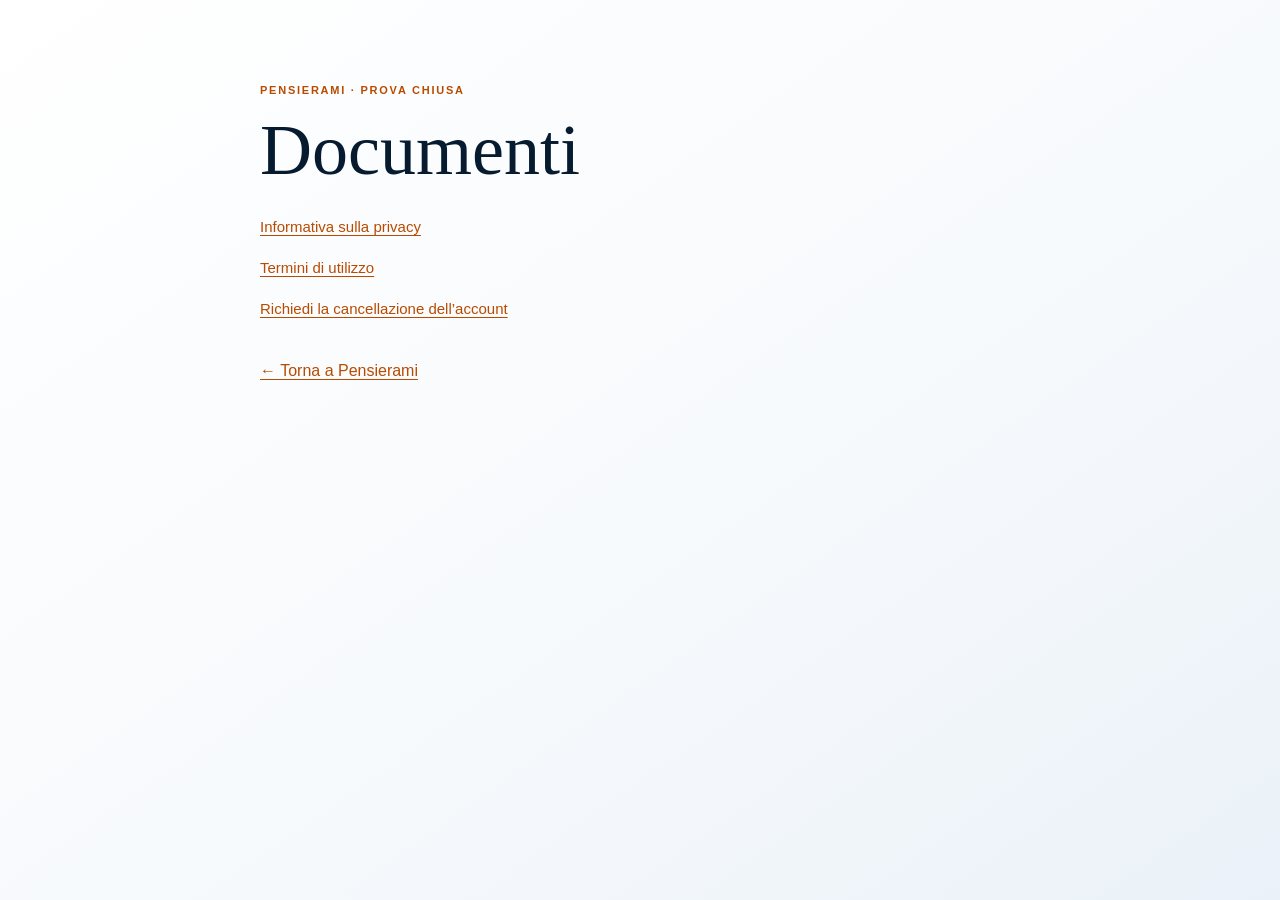
<file: index.html>
<!doctype html><html lang="it"><head><meta charset="utf-8"><meta name="viewport" content="width=device-width, initial-scale=1"><title>Documenti Pensierami</title><link rel="stylesheet" href="style.css"></head><body><main class="legal-page"><article><span>PENSIERAMI · PROVA CHIUSA</span><h1>Documenti</h1><p><a href="privacy/">Informativa sulla privacy</a></p><p><a href="termini/">Termini di utilizzo</a></p><p><a href="https://pensierami.com/elimina-account">Richiedi la cancellazione dell’account</a></p><a class="legal-back" href="https://pensierami.com/">← Torna a Pensierami</a></article></main></body></html>
</file>
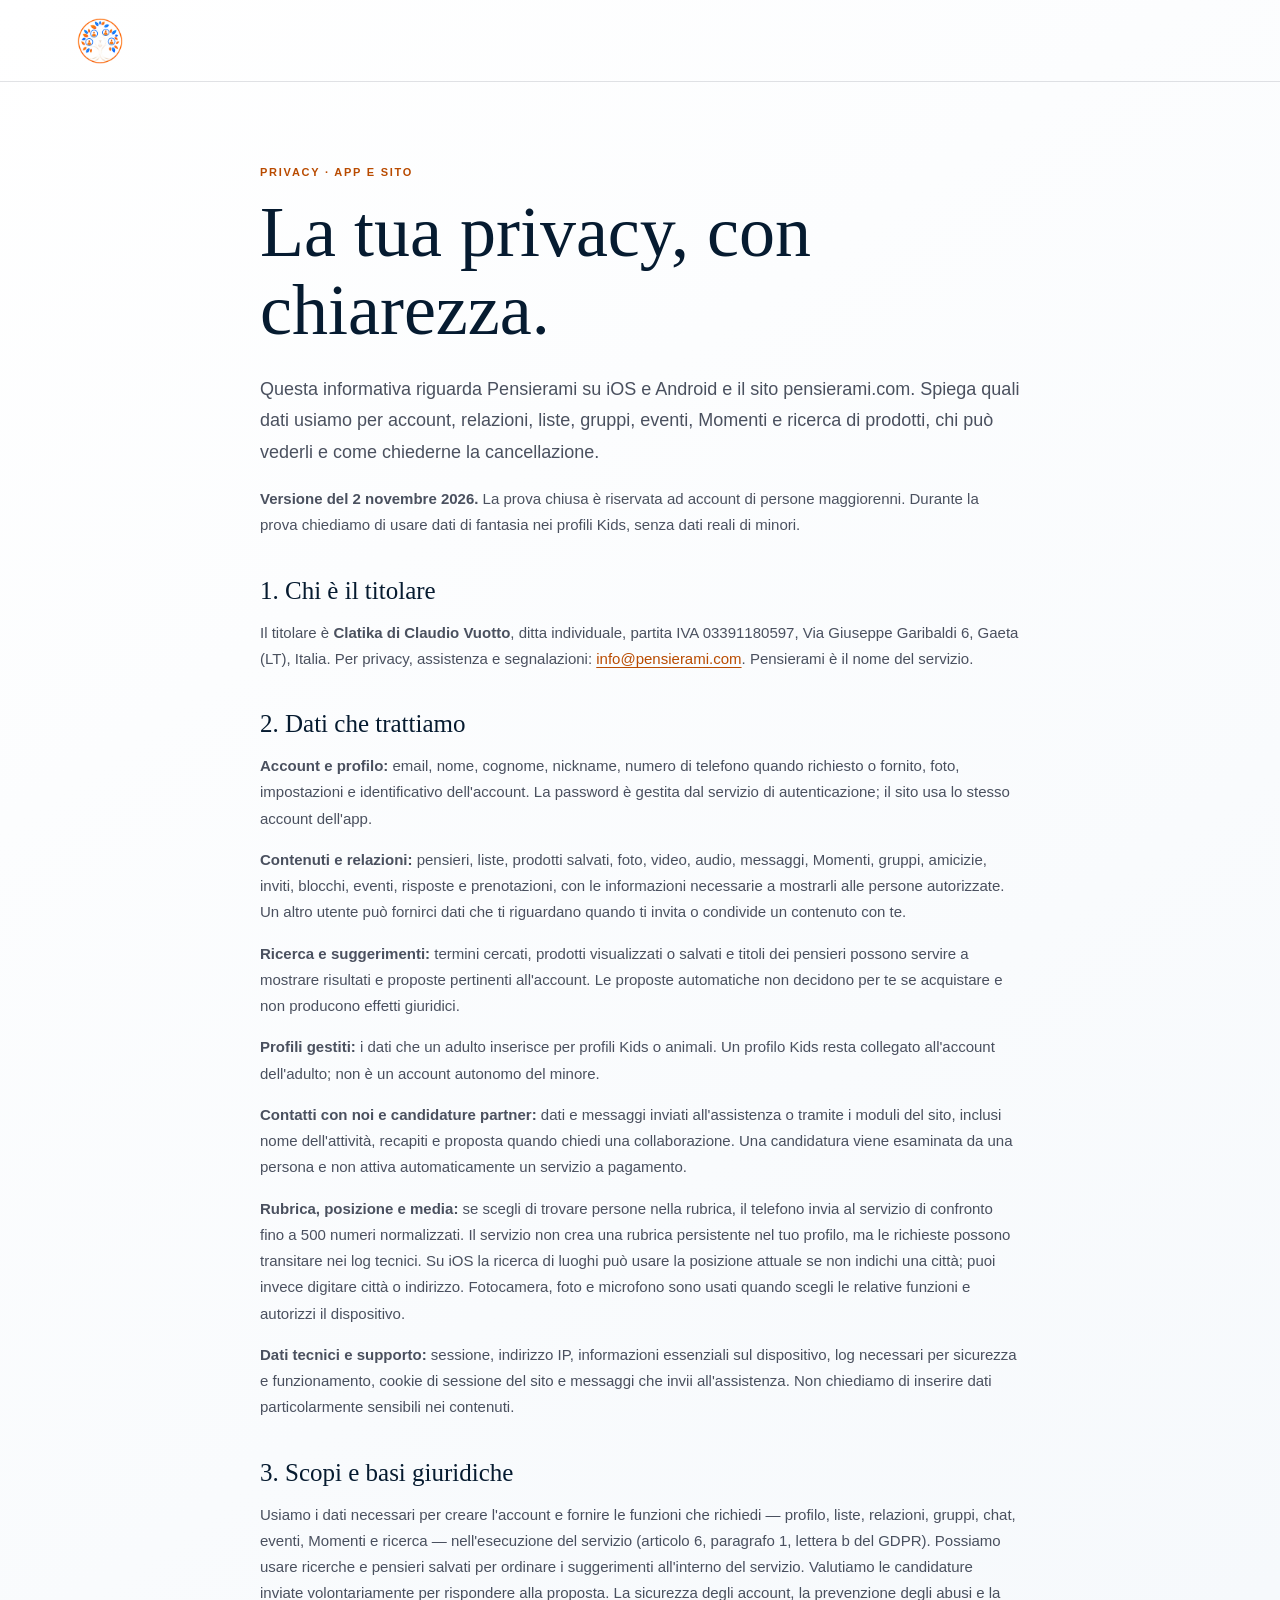
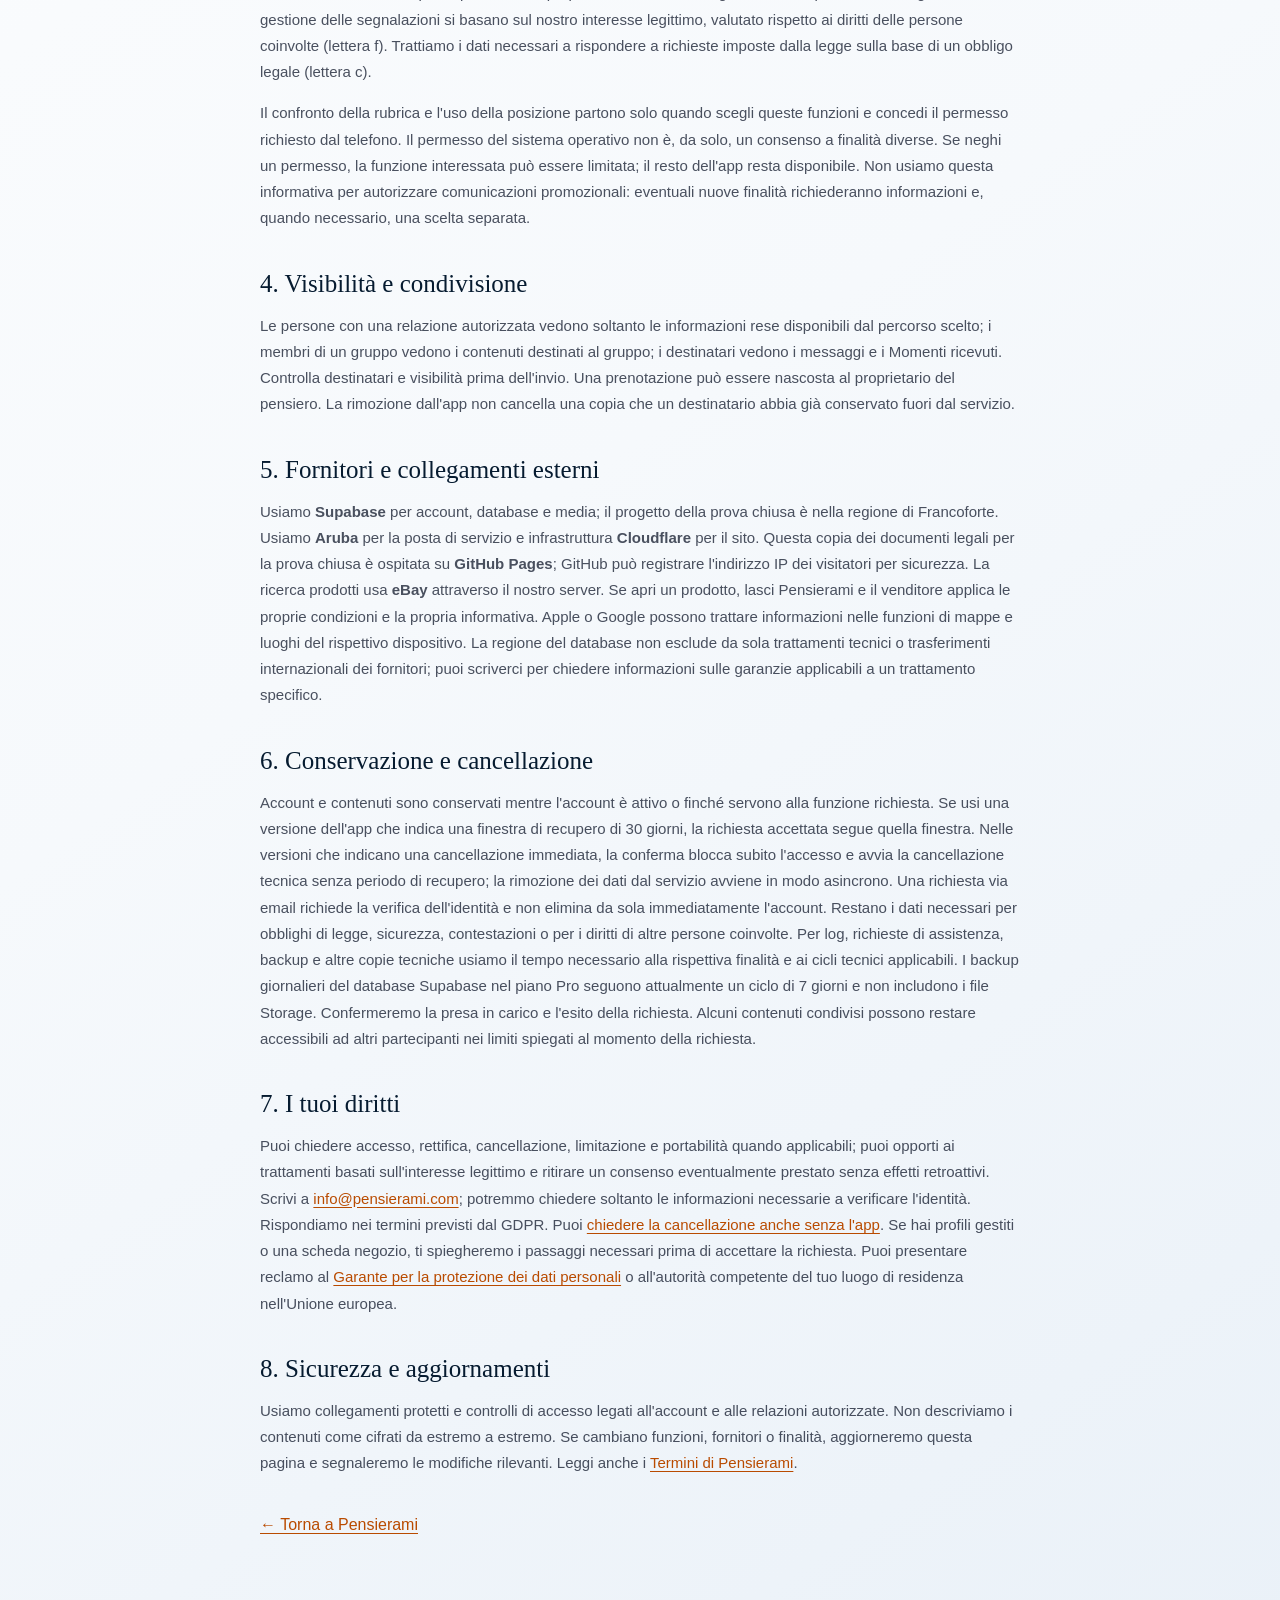
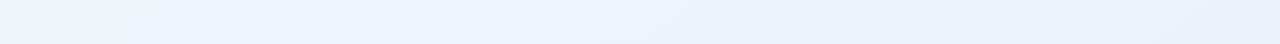
<file: privacy/index.html>
<!doctype html><html lang="it"><head><meta charset="utf-8"><meta name="viewport" content="width=device-width, initial-scale=1"><meta name="description" content="Informativa sulla privacy di Pensierami per la prova chiusa"><title>Informativa sulla privacy — Pensierami</title><link rel="icon" href="../pensierami-mark-128.webp"><link rel="stylesheet" href="../style.css"></head><body><link rel="preload" as="image" href="../pensierami-mark-128.webp"/><main class="legal-page"><header><a href="https://pensierami.com/" aria-label="Torna alla homepage"><img src="../pensierami-mark-128.webp" alt="Pensierami"/></a></header><article><span>PRIVACY · APP E SITO</span><h1>La tua privacy, con chiarezza.</h1><p class="legal-intro">Questa informativa riguarda Pensierami su iOS e Android e il sito pensierami.com. Spiega quali dati usiamo per account, relazioni, liste, gruppi, eventi, Momenti e ricerca di prodotti, chi può vederli e come chiederne la cancellazione.</p><p><strong>Versione del 2 novembre 2026.</strong> La prova chiusa è riservata ad account di persone maggiorenni. Durante la prova chiediamo di usare dati di fantasia nei profili Kids, senza dati reali di minori.</p><h2>1. Chi è il titolare</h2><p>Il titolare è <strong>Clatika di Claudio Vuotto</strong>, ditta individuale, partita IVA 03391180597, Via Giuseppe Garibaldi 6, Gaeta (LT), Italia. Per privacy, assistenza e segnalazioni: <a href="mailto:info@pensierami.com">info@pensierami.com</a>. Pensierami è il nome del servizio.</p><h2>2. Dati che trattiamo</h2><p><strong>Account e profilo:</strong> email, nome, cognome, nickname, numero di telefono quando richiesto o fornito, foto, impostazioni e identificativo dell&#x27;account. La password è gestita dal servizio di autenticazione; il sito usa lo stesso account dell&#x27;app.</p><p><strong>Contenuti e relazioni:</strong> pensieri, liste, prodotti salvati, foto, video, audio, messaggi, Momenti, gruppi, amicizie, inviti, blocchi, eventi, risposte e prenotazioni, con le informazioni necessarie a mostrarli alle persone autorizzate. Un altro utente può fornirci dati che ti riguardano quando ti invita o condivide un contenuto con te.</p><p><strong>Ricerca e suggerimenti:</strong> termini cercati, prodotti visualizzati o salvati e titoli dei pensieri possono servire a mostrare risultati e proposte pertinenti all&#x27;account. Le proposte automatiche non decidono per te se acquistare e non producono effetti giuridici.</p><p><strong>Profili gestiti:</strong> i dati che un adulto inserisce per profili Kids o animali. Un profilo Kids resta collegato all&#x27;account dell&#x27;adulto; non è un account autonomo del minore.</p><p><strong>Contatti con noi e candidature partner:</strong> dati e messaggi inviati all&#x27;assistenza o tramite i moduli del sito, inclusi nome dell&#x27;attività, recapiti e proposta quando chiedi una collaborazione. Una candidatura viene esaminata da una persona e non attiva automaticamente un servizio a pagamento.</p><p><strong>Rubrica, posizione e media:</strong> se scegli di trovare persone nella rubrica, il telefono invia al servizio di confronto fino a 500 numeri normalizzati. Il servizio non crea una rubrica persistente nel tuo profilo, ma le richieste possono transitare nei log tecnici. Su iOS la ricerca di luoghi può usare la posizione attuale se non indichi una città; puoi invece digitare città o indirizzo. Fotocamera, foto e microfono sono usati quando scegli le relative funzioni e autorizzi il dispositivo.</p><p><strong>Dati tecnici e supporto:</strong> sessione, indirizzo IP, informazioni essenziali sul dispositivo, log necessari per sicurezza e funzionamento, cookie di sessione del sito e messaggi che invii all&#x27;assistenza. Non chiediamo di inserire dati particolarmente sensibili nei contenuti.</p><h2>3. Scopi e basi giuridiche</h2><p>Usiamo i dati necessari per creare l&#x27;account e fornire le funzioni che richiedi — profilo, liste, relazioni, gruppi, chat, eventi, Momenti e ricerca — nell&#x27;esecuzione del servizio (articolo 6, paragrafo 1, lettera b del GDPR). Possiamo usare ricerche e pensieri salvati per ordinare i suggerimenti all&#x27;interno del servizio. Valutiamo le candidature inviate volontariamente per rispondere alla proposta. La sicurezza degli account, la prevenzione degli abusi e la gestione delle segnalazioni si basano sul nostro interesse legittimo, valutato rispetto ai diritti delle persone coinvolte (lettera f). Trattiamo i dati necessari a rispondere a richieste imposte dalla legge sulla base di un obbligo legale (lettera c).</p><p>Il confronto della rubrica e l&#x27;uso della posizione partono solo quando scegli queste funzioni e concedi il permesso richiesto dal telefono. Il permesso del sistema operativo non è, da solo, un consenso a finalità diverse. Se neghi un permesso, la funzione interessata può essere limitata; il resto dell&#x27;app resta disponibile. Non usiamo questa informativa per autorizzare comunicazioni promozionali: eventuali nuove finalità richiederanno informazioni e, quando necessario, una scelta separata.</p><h2>4. Visibilità e condivisione</h2><p>Le persone con una relazione autorizzata vedono soltanto le informazioni rese disponibili dal percorso scelto; i membri di un gruppo vedono i contenuti destinati al gruppo; i destinatari vedono i messaggi e i Momenti ricevuti. Controlla destinatari e visibilità prima dell&#x27;invio. Una prenotazione può essere nascosta al proprietario del pensiero. La rimozione dall&#x27;app non cancella una copia che un destinatario abbia già conservato fuori dal servizio.</p><h2>5. Fornitori e collegamenti esterni</h2><p>Usiamo <strong>Supabase</strong> per account, database e media; il progetto della prova chiusa è nella regione di Francoforte. Usiamo <strong>Aruba</strong> per la posta di servizio e infrastruttura <strong>Cloudflare</strong> per il sito. Questa copia dei documenti legali per la prova chiusa è ospitata su <strong>GitHub Pages</strong>; GitHub può registrare l&#x27;indirizzo IP dei visitatori per sicurezza. La ricerca prodotti usa <strong>eBay</strong> attraverso il nostro server. Se apri un prodotto, lasci Pensierami e il venditore applica le proprie condizioni e la propria informativa. Apple o Google possono trattare informazioni nelle funzioni di mappe e luoghi del rispettivo dispositivo. La regione del database non esclude da sola trattamenti tecnici o trasferimenti internazionali dei fornitori; puoi scriverci per chiedere informazioni sulle garanzie applicabili a un trattamento specifico.</p><h2>6. Conservazione e cancellazione</h2><p>Account e contenuti sono conservati mentre l&#x27;account è attivo o finché servono alla funzione richiesta. Se usi una versione dell&#x27;app che indica una finestra di recupero di 30 giorni, la richiesta accettata segue quella finestra. Nelle versioni che indicano una cancellazione immediata, la conferma blocca subito l&#x27;accesso e avvia la cancellazione tecnica senza periodo di recupero; la rimozione dei dati dal servizio avviene in modo asincrono. Una richiesta via email richiede la verifica dell&#x27;identità e non elimina da sola immediatamente l&#x27;account. Restano i dati necessari per obblighi di legge, sicurezza, contestazioni o per i diritti di altre persone coinvolte. Per log, richieste di assistenza, backup e altre copie tecniche usiamo il tempo necessario alla rispettiva finalità e ai cicli tecnici applicabili. I backup giornalieri del database Supabase nel piano Pro seguono attualmente un ciclo di 7 giorni e non includono i file Storage. Confermeremo la presa in carico e l&#x27;esito della richiesta. Alcuni contenuti condivisi possono restare accessibili ad altri partecipanti nei limiti spiegati al momento della richiesta.</p><h2>7. I tuoi diritti</h2><p>Puoi chiedere accesso, rettifica, cancellazione, limitazione e portabilità quando applicabili; puoi opporti ai trattamenti basati sull&#x27;interesse legittimo e ritirare un consenso eventualmente prestato senza effetti retroattivi. Scrivi a <a href="mailto:info@pensierami.com">info@pensierami.com</a>; potremmo chiedere soltanto le informazioni necessarie a verificare l&#x27;identità. Rispondiamo nei termini previsti dal GDPR. Puoi <a href="https://pensierami.com/elimina-account">chiedere la cancellazione anche senza l&#x27;app</a>. Se hai profili gestiti o una scheda negozio, ti spiegheremo i passaggi necessari prima di accettare la richiesta. Puoi presentare reclamo al <a href="https://www.garanteprivacy.it/">Garante per la protezione dei dati personali</a> o all&#x27;autorità competente del tuo luogo di residenza nell&#x27;Unione europea.</p><h2>8. Sicurezza e aggiornamenti</h2><p>Usiamo collegamenti protetti e controlli di accesso legati all&#x27;account e alle relazioni autorizzate. Non descriviamo i contenuti come cifrati da estremo a estremo. Se cambiano funzioni, fornitori o finalità, aggiorneremo questa pagina e segnaleremo le modifiche rilevanti. Leggi anche i <a href="../termini/">Termini di Pensierami</a>.</p><a class="legal-back" href="https://pensierami.com/">← Torna a Pensierami</a></article></main></body></html>
</file>
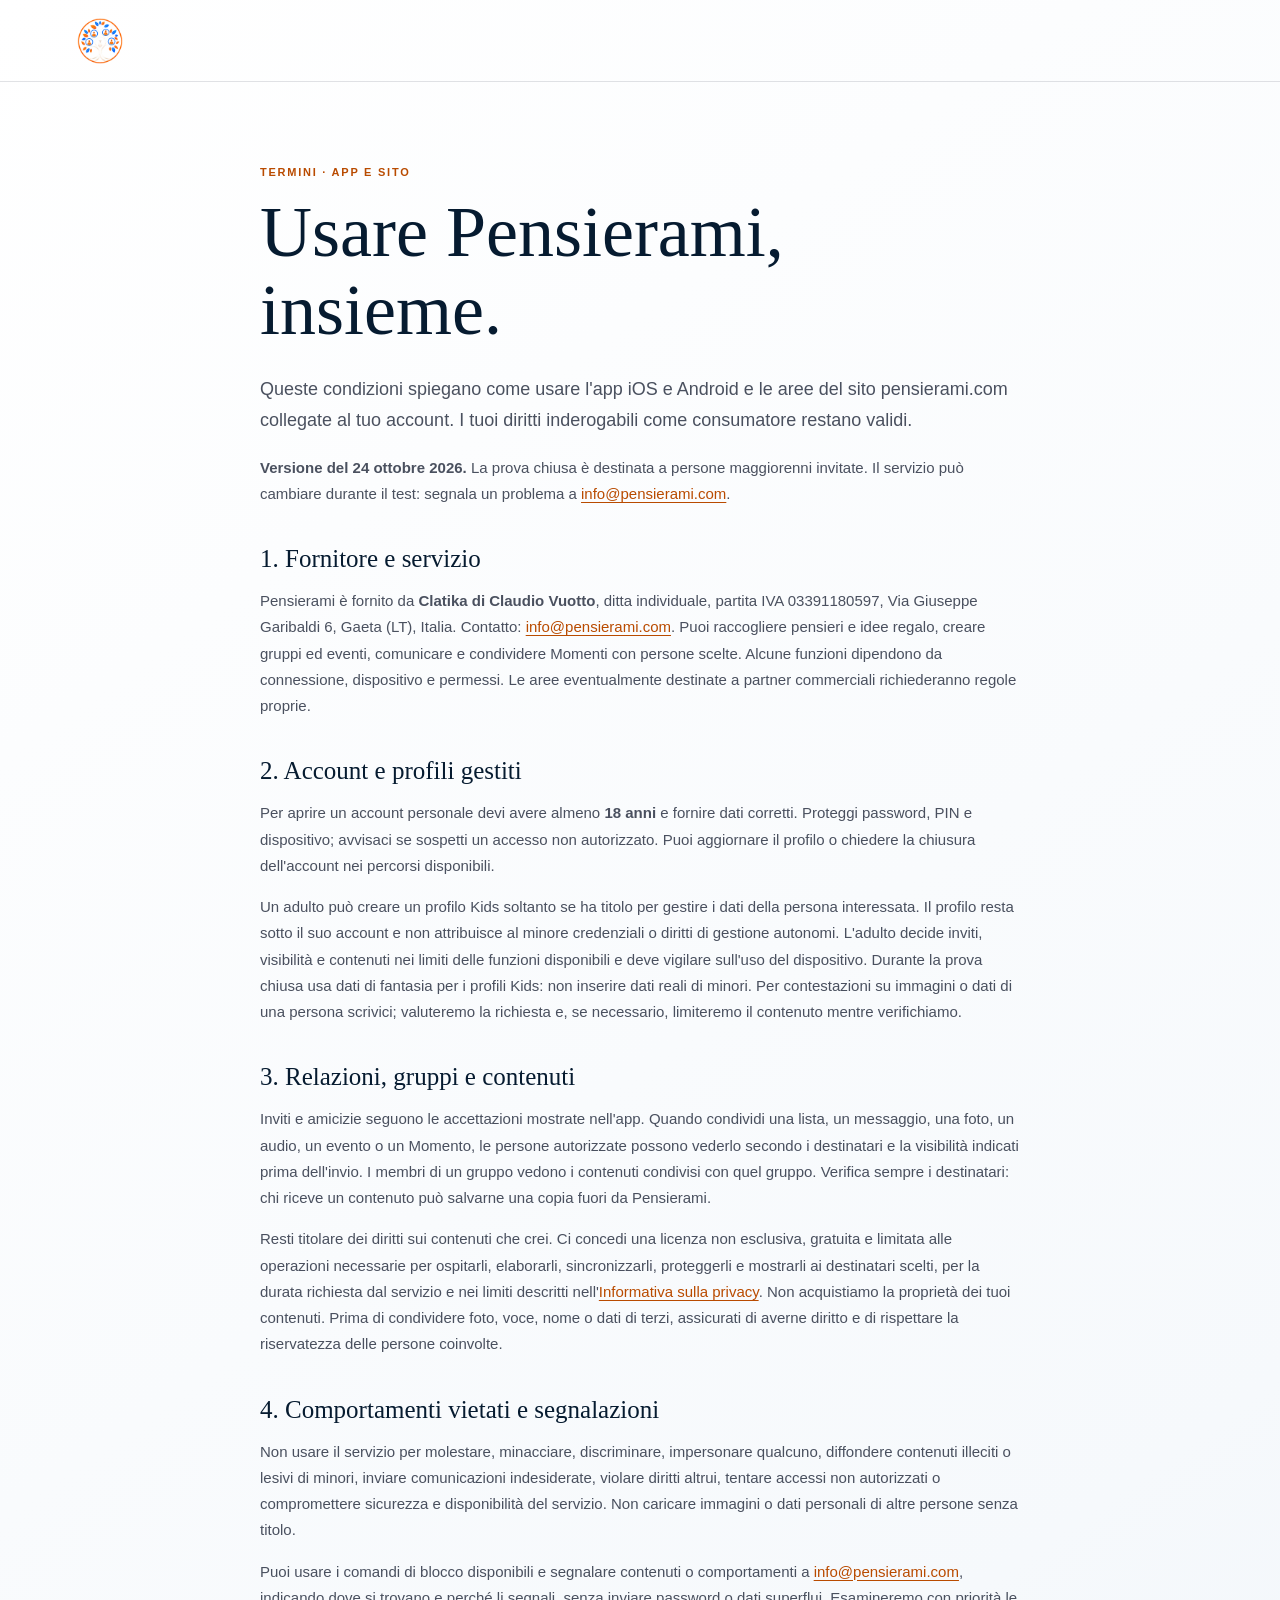
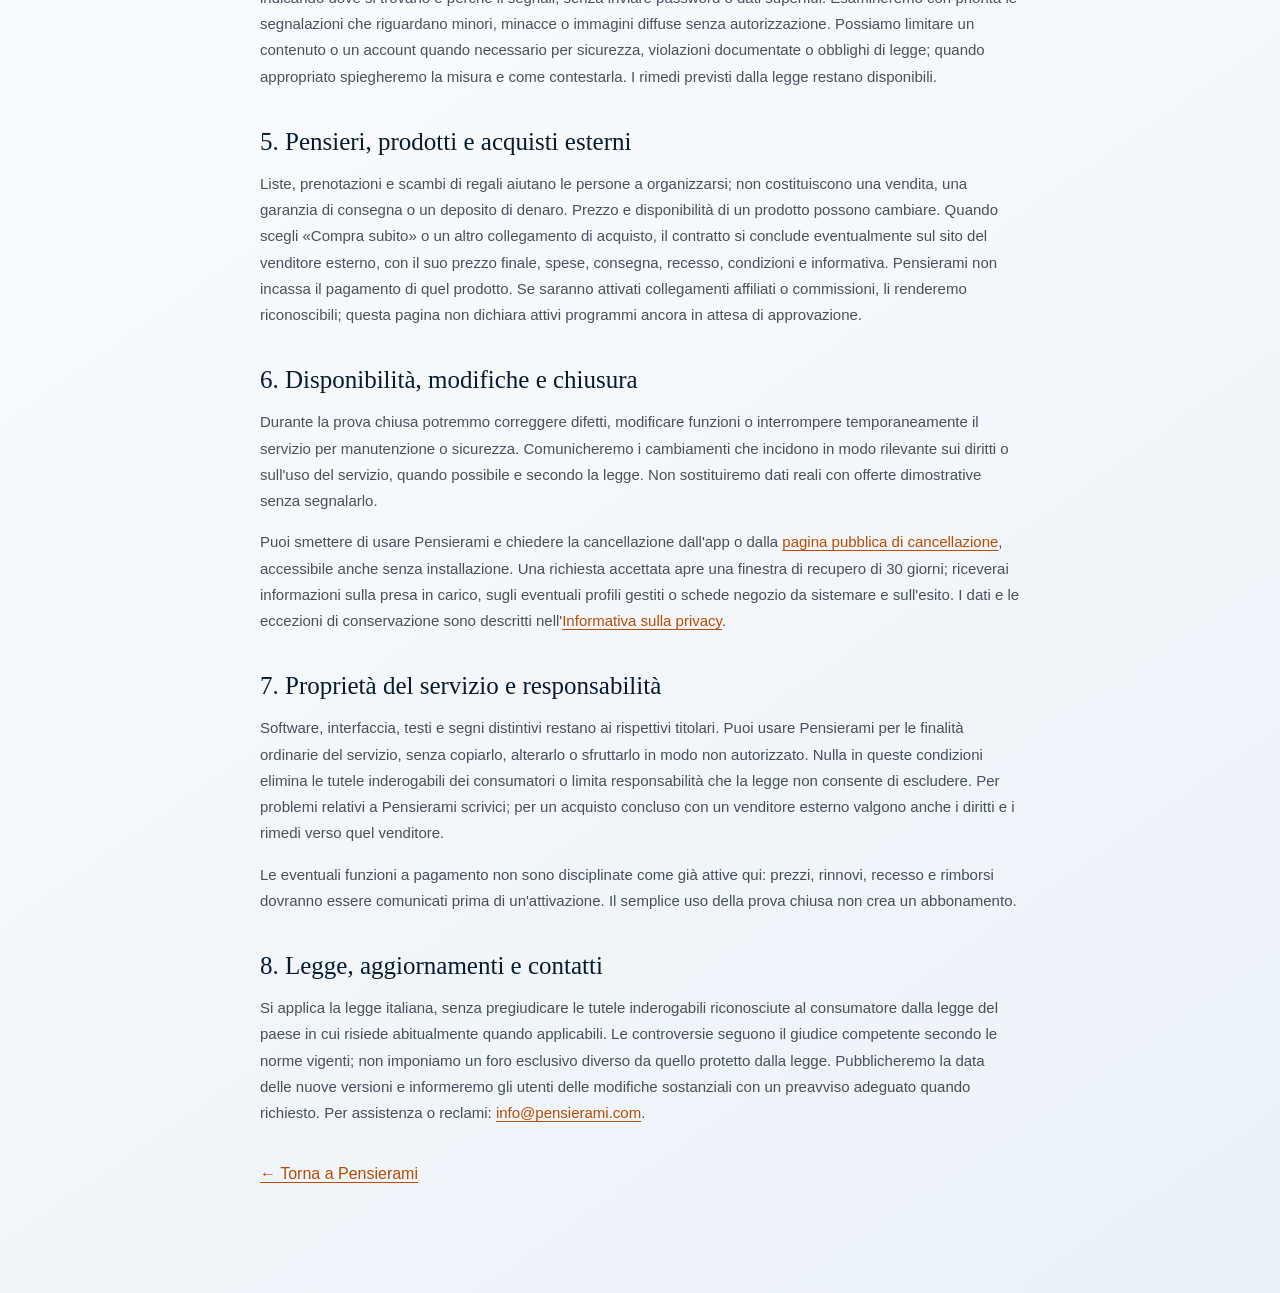
<file: termini/index.html>
<!doctype html><html lang="it"><head><meta charset="utf-8"><meta name="viewport" content="width=device-width, initial-scale=1"><meta name="description" content="Termini di utilizzo di Pensierami per la prova chiusa"><title>Termini di utilizzo — Pensierami</title><link rel="icon" href="../pensierami-mark-128.webp"><link rel="stylesheet" href="../style.css"></head><body><link rel="preload" as="image" href="../pensierami-mark-128.webp"/><main class="legal-page"><header><a href="https://pensierami.com/" aria-label="Torna alla homepage"><img src="../pensierami-mark-128.webp" alt="Pensierami"/></a></header><article><span>TERMINI · APP E SITO</span><h1>Usare Pensierami, insieme.</h1><p class="legal-intro">Queste condizioni spiegano come usare l&#x27;app iOS e Android e le aree del sito pensierami.com collegate al tuo account. I tuoi diritti inderogabili come consumatore restano validi.</p><p><strong>Versione del 24 ottobre 2026.</strong> La prova chiusa è destinata a persone maggiorenni invitate. Il servizio può cambiare durante il test: segnala un problema a <a href="mailto:info@pensierami.com">info@pensierami.com</a>.</p><h2>1. Fornitore e servizio</h2><p>Pensierami è fornito da <strong>Clatika di Claudio Vuotto</strong>, ditta individuale, partita IVA 03391180597, Via Giuseppe Garibaldi 6, Gaeta (LT), Italia. Contatto: <a href="mailto:info@pensierami.com">info@pensierami.com</a>. Puoi raccogliere pensieri e idee regalo, creare gruppi ed eventi, comunicare e condividere Momenti con persone scelte. Alcune funzioni dipendono da connessione, dispositivo e permessi. Le aree eventualmente destinate a partner commerciali richiederanno regole proprie.</p><h2>2. Account e profili gestiti</h2><p>Per aprire un account personale devi avere almeno <strong>18 anni</strong> e fornire dati corretti. Proteggi password, PIN e dispositivo; avvisaci se sospetti un accesso non autorizzato. Puoi aggiornare il profilo o chiedere la chiusura dell&#x27;account nei percorsi disponibili.</p><p>Un adulto può creare un profilo Kids soltanto se ha titolo per gestire i dati della persona interessata. Il profilo resta sotto il suo account e non attribuisce al minore credenziali o diritti di gestione autonomi. L&#x27;adulto decide inviti, visibilità e contenuti nei limiti delle funzioni disponibili e deve vigilare sull&#x27;uso del dispositivo. Durante la prova chiusa usa dati di fantasia per i profili Kids: non inserire dati reali di minori. Per contestazioni su immagini o dati di una persona scrivici; valuteremo la richiesta e, se necessario, limiteremo il contenuto mentre verifichiamo.</p><h2>3. Relazioni, gruppi e contenuti</h2><p>Inviti e amicizie seguono le accettazioni mostrate nell&#x27;app. Quando condividi una lista, un messaggio, una foto, un audio, un evento o un Momento, le persone autorizzate possono vederlo secondo i destinatari e la visibilità indicati prima dell&#x27;invio. I membri di un gruppo vedono i contenuti condivisi con quel gruppo. Verifica sempre i destinatari: chi riceve un contenuto può salvarne una copia fuori da Pensierami.</p><p>Resti titolare dei diritti sui contenuti che crei. Ci concedi una licenza non esclusiva, gratuita e limitata alle operazioni necessarie per ospitarli, elaborarli, sincronizzarli, proteggerli e mostrarli ai destinatari scelti, per la durata richiesta dal servizio e nei limiti descritti nell&#x27;<a href="../privacy/">Informativa sulla privacy</a>. Non acquistiamo la proprietà dei tuoi contenuti. Prima di condividere foto, voce, nome o dati di terzi, assicurati di averne diritto e di rispettare la riservatezza delle persone coinvolte.</p><h2>4. Comportamenti vietati e segnalazioni</h2><p>Non usare il servizio per molestare, minacciare, discriminare, impersonare qualcuno, diffondere contenuti illeciti o lesivi di minori, inviare comunicazioni indesiderate, violare diritti altrui, tentare accessi non autorizzati o compromettere sicurezza e disponibilità del servizio. Non caricare immagini o dati personali di altre persone senza titolo.</p><p>Puoi usare i comandi di blocco disponibili e segnalare contenuti o comportamenti a <a href="mailto:info@pensierami.com">info@pensierami.com</a>, indicando dove si trovano e perché li segnali, senza inviare password o dati superflui. Esamineremo con priorità le segnalazioni che riguardano minori, minacce o immagini diffuse senza autorizzazione. Possiamo limitare un contenuto o un account quando necessario per sicurezza, violazioni documentate o obblighi di legge; quando appropriato spiegheremo la misura e come contestarla. I rimedi previsti dalla legge restano disponibili.</p><h2>5. Pensieri, prodotti e acquisti esterni</h2><p>Liste, prenotazioni e scambi di regali aiutano le persone a organizzarsi; non costituiscono una vendita, una garanzia di consegna o un deposito di denaro. Prezzo e disponibilità di un prodotto possono cambiare. Quando scegli «Compra subito» o un altro collegamento di acquisto, il contratto si conclude eventualmente sul sito del venditore esterno, con il suo prezzo finale, spese, consegna, recesso, condizioni e informativa. Pensierami non incassa il pagamento di quel prodotto. Se saranno attivati collegamenti affiliati o commissioni, li renderemo riconoscibili; questa pagina non dichiara attivi programmi ancora in attesa di approvazione.</p><h2>6. Disponibilità, modifiche e chiusura</h2><p>Durante la prova chiusa potremmo correggere difetti, modificare funzioni o interrompere temporaneamente il servizio per manutenzione o sicurezza. Comunicheremo i cambiamenti che incidono in modo rilevante sui diritti o sull&#x27;uso del servizio, quando possibile e secondo la legge. Non sostituiremo dati reali con offerte dimostrative senza segnalarlo.</p><p>Puoi smettere di usare Pensierami e chiedere la cancellazione dall&#x27;app o dalla <a href="https://pensierami.com/elimina-account">pagina pubblica di cancellazione</a>, accessibile anche senza installazione. Una richiesta accettata apre una finestra di recupero di 30 giorni; riceverai informazioni sulla presa in carico, sugli eventuali profili gestiti o schede negozio da sistemare e sull&#x27;esito. I dati e le eccezioni di conservazione sono descritti nell&#x27;<a href="../privacy/">Informativa sulla privacy</a>.</p><h2>7. Proprietà del servizio e responsabilità</h2><p>Software, interfaccia, testi e segni distintivi restano ai rispettivi titolari. Puoi usare Pensierami per le finalità ordinarie del servizio, senza copiarlo, alterarlo o sfruttarlo in modo non autorizzato. Nulla in queste condizioni elimina le tutele inderogabili dei consumatori o limita responsabilità che la legge non consente di escludere. Per problemi relativi a Pensierami scrivici; per un acquisto concluso con un venditore esterno valgono anche i diritti e i rimedi verso quel venditore.</p><p>Le eventuali funzioni a pagamento non sono disciplinate come già attive qui: prezzi, rinnovi, recesso e rimborsi dovranno essere comunicati prima di un&#x27;attivazione. Il semplice uso della prova chiusa non crea un abbonamento.</p><h2>8. Legge, aggiornamenti e contatti</h2><p>Si applica la legge italiana, senza pregiudicare le tutele inderogabili riconosciute al consumatore dalla legge del paese in cui risiede abitualmente quando applicabili. Le controversie seguono il giudice competente secondo le norme vigenti; non imponiamo un foro esclusivo diverso da quello protetto dalla legge. Pubblicheremo la data delle nuove versioni e informeremo gli utenti delle modifiche sostanziali con un preavviso adeguato quando richiesto. Per assistenza o reclami: <a href="mailto:info@pensierami.com">info@pensierami.com</a>.</p><a class="legal-back" href="https://pensierami.com/">← Torna a Pensierami</a></article></main></body></html>
</file>
<file: style.css>
:root{color-scheme:light;--ink:#061b30;--orange:#b94b00;--line:rgba(15,23,42,.12)}
*{box-sizing:border-box}
html{scroll-behavior:smooth}
body{margin:0;color:var(--ink);font-family:-apple-system,BlinkMacSystemFont,"SF Pro Display","Segoe UI",sans-serif;-webkit-font-smoothing:antialiased;background:#f6f9fc}
.legal-page{min-height:100vh;background:linear-gradient(145deg,#fff,#f6f9fc 60%,#eaf1f8)}
.legal-page header{height:82px;padding:0 clamp(24px,6vw,90px);display:flex;align-items:center;border-bottom:1px solid var(--line)}
.legal-page header a{display:flex;align-items:center}
.legal-page header img{width:46px;height:46px;object-fit:contain}
.legal-page article{width:min(760px,calc(100% - 40px));margin:0 auto;padding:80px 0 110px}
.legal-page article>span{color:var(--orange);font-size:11px;font-weight:800;letter-spacing:.16em}
.legal-page h1{margin:14px 0 24px;font-family:Georgia,serif;font-size:clamp(42px,7vw,72px);font-weight:400;line-height:1.08}
.legal-page h2{margin:38px 0 8px;font-family:Georgia,serif;font-size:25px;font-weight:400}
.legal-page p{color:rgba(15,23,42,.75);font-size:15px;line-height:1.75}
.legal-page .legal-intro{font-size:18px}
.legal-page a{color:var(--orange);text-decoration:underline;text-underline-offset:3px}
.legal-page a:focus-visible{outline:3px solid #ff8a2a;outline-offset:4px;border-radius:3px}
.legal-back{display:inline-block;margin-top:24px}
@media(max-width:600px){.legal-page header{height:68px}.legal-page article{padding-top:55px;padding-bottom:80px}.legal-page h2{font-size:23px}}
</file>
